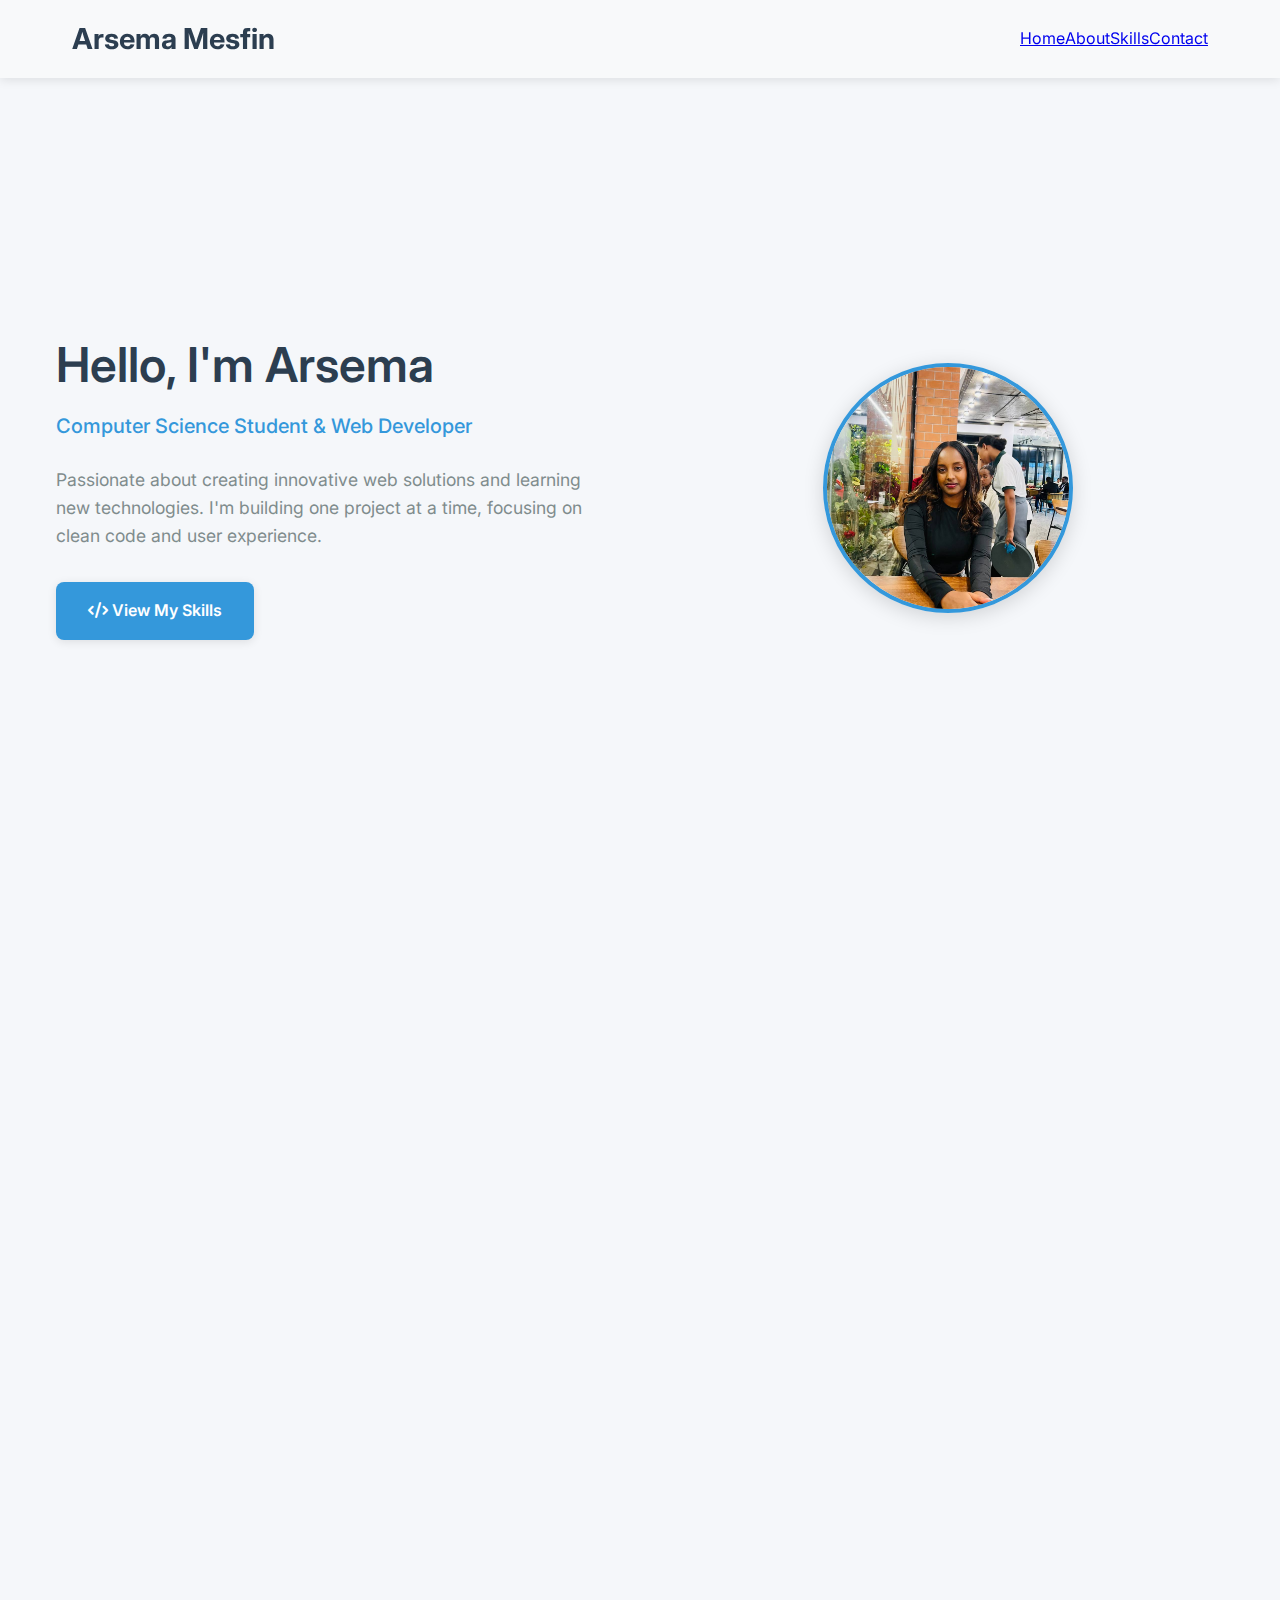
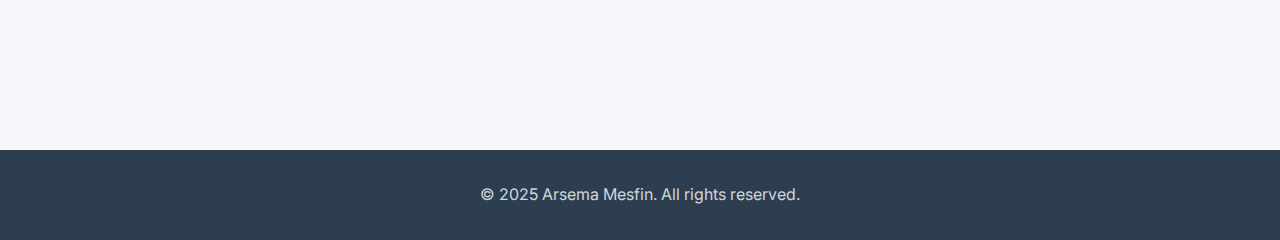
<file: index.html>
<!DOCTYPE html>
<html lang="en">
<head>
  <meta charset="UTF-8">
  <meta name="viewport" content="width=device-width, initial-scale=1.0">
  <meta name="description" content="Arsema Mesfin - Computer Science Student and Web Developer Portfolio">
  <meta name="keywords" content="portfolio, web development, computer science, student, developer">
  <meta name="author" content="Arsema Mesfin">
  
  <!-- Open Graph / Facebook -->
  <meta property="og:type" content="website">
  <meta property="og:url" content="https://your-domain.com/">
  <meta property="og:title" content="Arsema Mesfin - Portfolio">
  <meta property="og:description" content="Computer Science Student and Web Developer">
  <meta property="og:image" content="https://your-domain.com/yourphoto.jpg">

  <!-- Twitter -->
  <meta property="twitter:card" content="summary_large_image">
  <meta property="twitter:url" content="https://your-domain.com/">
  <meta property="twitter:title" content="Arsema Mesfin - Portfolio">
  <meta property="twitter:description" content="Computer Science Student and Web Developer">
  <meta property="twitter:image" content="https://your-domain.com/yourphoto.jpg">

  <title>Arsema Mesfin - Portfolio</title>
  
  <!-- Google Fonts -->
  <link rel="preconnect" href="https://fonts.googleapis.com">
  <link rel="preconnect" href="https://fonts.gstatic.com" crossorigin>
  <link href="https://fonts.googleapis.com/css2?family=Inter:wght@300;400;500;600;700&display=swap" rel="stylesheet">
  
  <!-- Font Awesome -->
  <link rel="stylesheet" href="https://cdnjs.cloudflare.com/ajax/libs/font-awesome/6.4.0/css/all.min.css">
  
  <link rel="stylesheet" href="style.css">
  <link rel="icon" type="image/x-icon" href="favicon.ico">
</head>
<body>
  <div class="container">
    <header class="header">
      <div class="header-content">
        <a href="index.html" class="logo">Arsema Mesfin</a>
        <nav class="nav">
          <a href="index.html" class="active">Home</a>
          <a href="about.html">About</a>
          <a href="skills.html">Skills</a>
          <a href="contact.html">Contact</a>
        </nav>
        <button class="mobile-menu-btn" aria-label="Toggle mobile menu">
          <i class="fas fa-bars"></i>
        </button>
      </div>
    </header>

    <main>
      <section class="hero">
        <div class="hero-content fade-in">
          <h2>Hello, I'm Arsema</h2>
          <p class="subtitle">Computer Science Student & Web Developer</p>
          <p>Passionate about creating innovative web solutions and learning new technologies. I'm building one project at a time, focusing on clean code and user experience.</p>
          <a href="skills.html" class="cta-button">
            <i class="fas fa-code"></i> View My Skills
          </a>
        </div>
        <div class="hero-image fade-in">
          <img src="assets/Arsema.jpg" alt="Arsema Mesfin - Professional Photo" loading="lazy">
        </div>
      </section>

      <section class="projects fade-in">
        <div class="container">
          <h2>Featured Projects</h2>
          <div class="projects-grid">
            <div class="project-card">
              <div class="project-image">
                <i class="fas fa-laptop-code" style="font-size: 3rem; color: var(--secondary-color);"></i>
              </div>
              <div class="project-content">
                <h3>Portfolio Website</h3>
                <p>A responsive portfolio website built with HTML, CSS, and JavaScript. Features modern design, smooth animations, and mobile-first approach.</p>
                <div class="project-tech">
                  <span class="tech-tag">HTML5</span>
                  <span class="tech-tag">CSS3</span>
                  <span class="tech-tag">JavaScript</span>
                </div>
              </div>
            </div>

            <div class="project-card">
              <div class="project-image">
                <i class="fas fa-calculator" style="font-size: 3rem; color: var(--accent-color);"></i>
              </div>
              <div class="project-content">
                <h3>Calculator App</h3>
                <p>A functional calculator application with a clean interface. Supports basic arithmetic operations and includes responsive design.</p>
                <div class="project-tech">
                  <span class="tech-tag">C++</span>
                </div>
              </div>
            </div>

            <div class="project-card">
              <div class="project-image">
                <i class="fas fa-tasks" style="font-size: 3rem; color: var(--primary-color);"></i>
              </div>
              <div class="project-content">
                <h3>Todo List</h3>
                <p>A task management application that allows users to add, edit, and delete tasks. Features local storage for data persistence.</p>
                <div class="project-tech">
                  <span class="tech-tag">Java</span>
                </div>
              </div>
            </div>
          </div>
        </div>
      </section>
    </main>

    <footer class="footer">
      <div class="container">
        <p>&copy; 2025 Arsema Mesfin. All rights reserved.</p>
      </div>
    </footer>
  </div>

  <script src="script.js"></script>
</body>
</html>
</file>
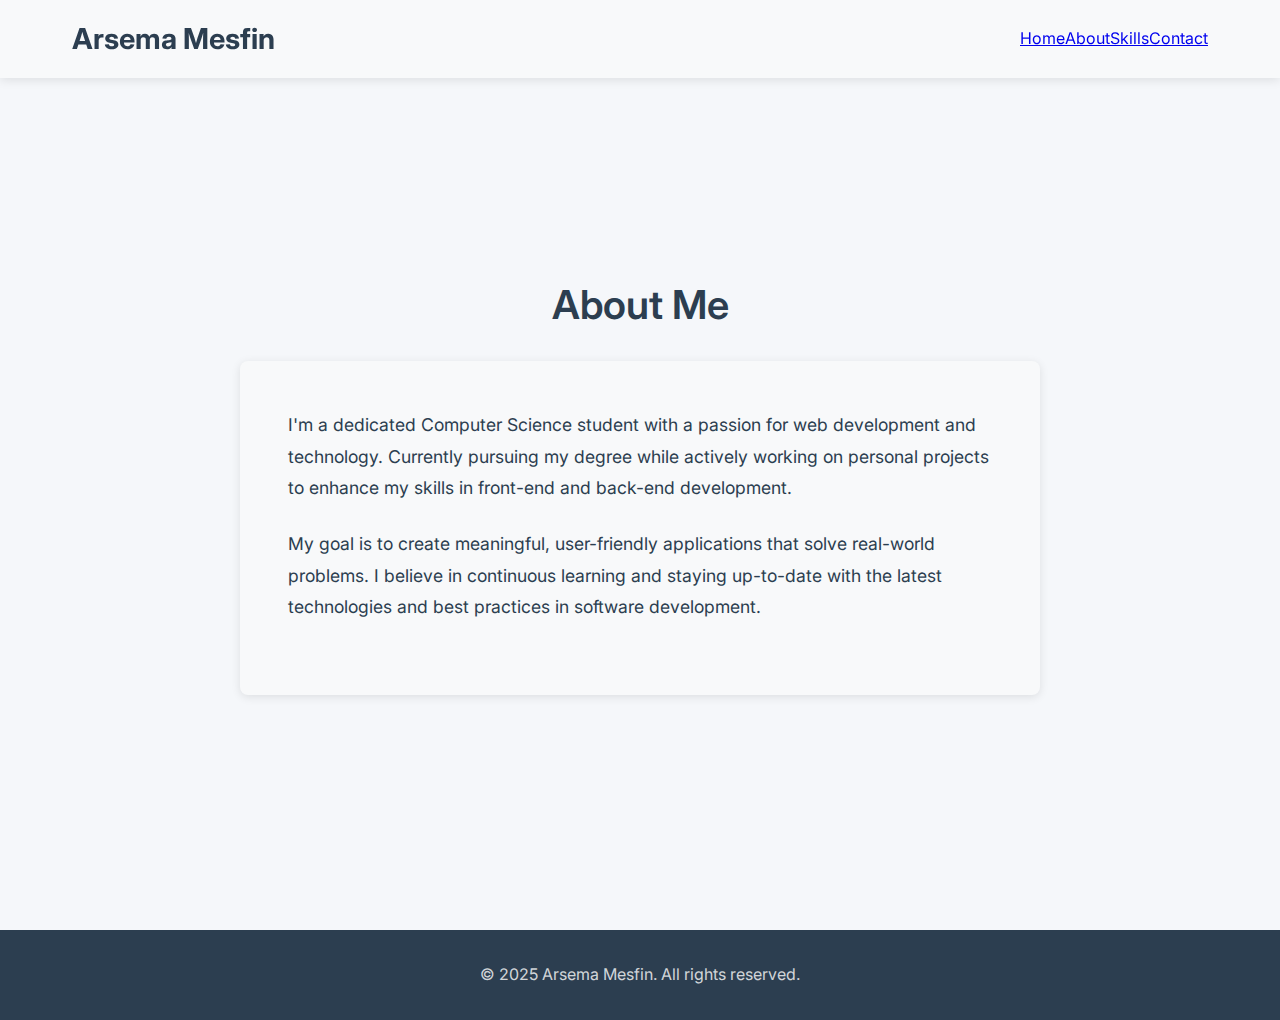
<file: about.html>
<!DOCTYPE html>
<html lang="en">
<head>
  <meta charset="UTF-8">
  <meta name="viewport" content="width=device-width, initial-scale=1.0">
  <meta name="description" content="About Arsema Mesfin - Computer Science Student and Web Developer">
  <title>About | Arsema Mesfin</title>
  
  <!-- Google Fonts -->
  <link rel="preconnect" href="https://fonts.googleapis.com">
  <link rel="preconnect" href="https://fonts.gstatic.com" crossorigin>
  <link href="https://fonts.googleapis.com/css2?family=Inter:wght@300;400;500;600;700&display=swap" rel="stylesheet">
  
  <!-- Font Awesome -->
  <link rel="stylesheet" href="https://cdnjs.cloudflare.com/ajax/libs/font-awesome/6.4.0/css/all.min.css">
  
  <link rel="stylesheet" href="style.css">
  <link rel="icon" type="image/x-icon" href="favicon.ico">
</head>
<body>
  <div class="container">
    <header class="header">
      <div class="header-content">
        <a href="index.html" class="logo">Arsema Mesfin</a>
        <nav class="nav">
          <a href="index.html">Home</a>
          <a href="about.html" class="active">About</a>
          <a href="skills.html">Skills</a>
          <a href="contact.html">Contact</a>
        </nav>
        <button class="mobile-menu-btn" aria-label="Toggle mobile menu">
          <i class="fas fa-bars"></i>
        </button>
      </div>
    </header>

    <main>
      <section class="about-page fade-in">
        <div class="container">
          <h1>About Me</h1>
          <div class="about-content">
            <p>I'm a dedicated Computer Science student with a passion for web development and technology. Currently pursuing my degree while actively working on personal projects to enhance my skills in front-end and back-end development.</p>
            <p>My goal is to create meaningful, user-friendly applications that solve real-world problems. I believe in continuous learning and staying up-to-date with the latest technologies and best practices in software development.</p>
          </div>
        </div>
      </section>
    </main>

    <footer class="footer">
      <div class="container">
        <p>&copy; 2025 Arsema Mesfin. All rights reserved.</p>
      </div>
    </footer>
  </div>

  <script src="script.js"></script>
</body>
</html>
</file>
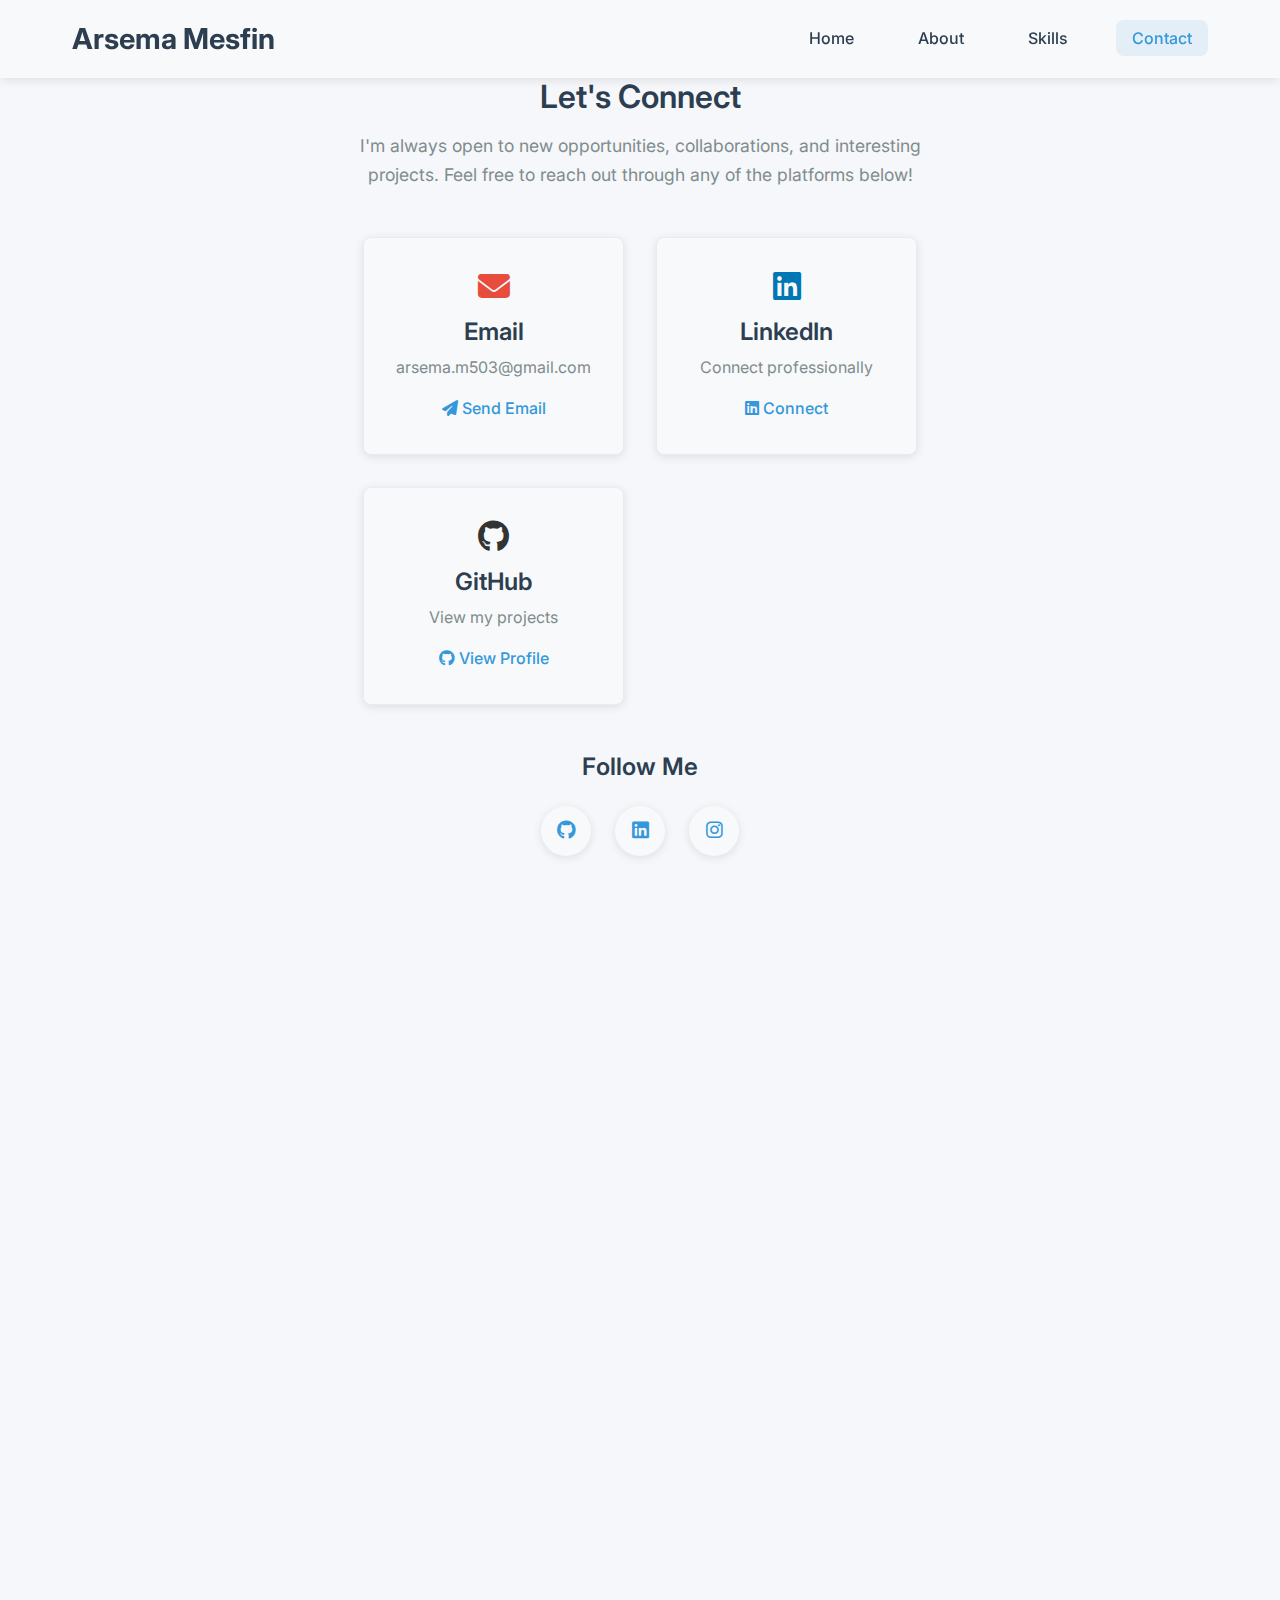
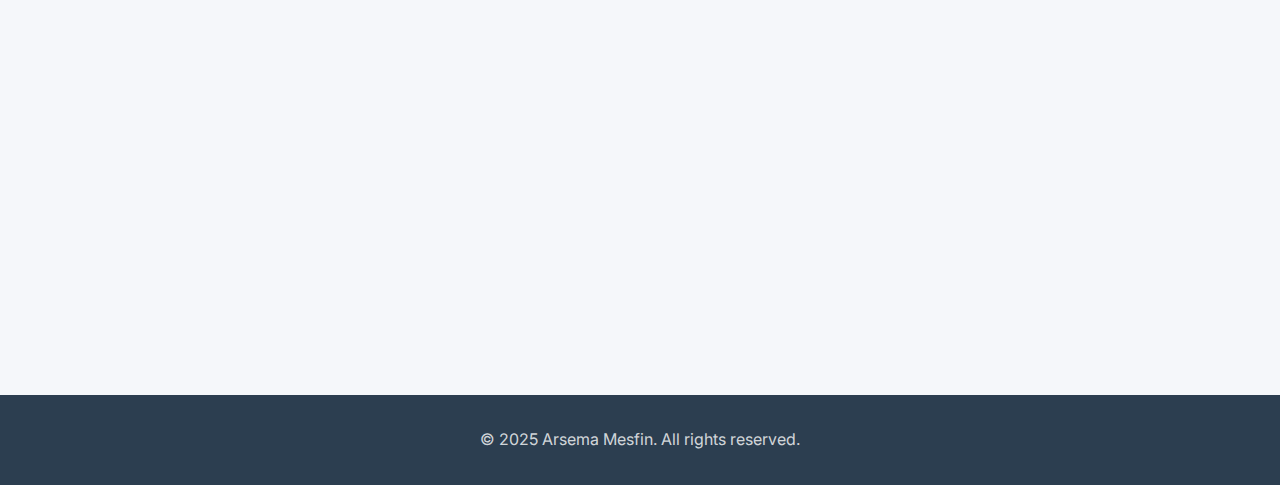
<file: contact.html>
<!DOCTYPE html>
<html lang="en">
<head>
  <meta charset="UTF-8">
  <meta name="viewport" content="width=device-width, initial-scale=1.0">
  <meta name="description" content="Contact Arsema Mesfin - Get in touch for collaborations and opportunities">
  <title>Contact | Arsema Mesfin</title>
  
  <!-- Google Fonts -->
  <link rel="preconnect" href="https://fonts.googleapis.com">
  <link rel="preconnect" href="https://fonts.gstatic.com" crossorigin>
  <link href="https://fonts.googleapis.com/css2?family=Inter:wght@300;400;500;600;700&display=swap" rel="stylesheet">
  
  <!-- Font Awesome -->
  <link rel="stylesheet" href="https://cdnjs.cloudflare.com/ajax/libs/font-awesome/6.4.0/css/all.min.css">
  
  <link rel="stylesheet" href="style.css">
  <link rel="icon" type="image/x-icon" href="favicon.ico">
</head>
<body>
  <div class="container">
    <header class="header">
      <div class="header-content">
        <a href="index.html" class="logo">Arsema Mesfin</a>
        <nav class="nav">
          <ul class="nav-list">
            <li><a href="index.html">Home</a></li>
            <li><a href="about.html">About</a></li>
            <li><a href="skills.html">Skills</a></li>
            <li><a href="contact.html" class="active">Contact</a></li>
          </ul>
        </nav>
        <button class="mobile-menu-btn" aria-label="Toggle mobile menu">
          <i class="fas fa-bars"></i>
        </button>
      </div>
    </header>

    <main>
      <section class="contact">
        <h2>Let's Connect</h2>
        <p class="contact-text">I'm always open to new opportunities, collaborations, and interesting projects. Feel free to reach out through any of the platforms below!</p>
        
        <div class="contact-info fade-in">
          <div class="contact-card">
            <i class="fas fa-envelope" style="color: #e74c3c; font-size: 2rem; margin-bottom: 1rem;"></i>
            <h3>Email</h3>
            <p>arsema.m503@gmail.com</p>
            <a href="mailto:arsema.m503@gmail.com" class="contact-link">
              <i class="fas fa-paper-plane"></i> Send Email
            </a>
          </div>
          
          <div class="contact-card">
            <i class="fab fa-linkedin" style="color: #0077b5; font-size: 2rem; margin-bottom: 1rem;"></i>
            <h3>LinkedIn</h3>
            <p>Connect professionally</p>
            <a href="https://www.linkedin.com/in/arsema-mesfin/" target="_blank" rel="noopener noreferrer" class="contact-link">
              <i class="fab fa-linkedin"></i> Connect
            </a>
          </div>
          
          <div class="contact-card">
            <i class="fab fa-github" style="color: #333; font-size: 2rem; margin-bottom: 1rem;"></i>
            <h3>GitHub</h3>
            <p>View my projects</p>
            <a href="https://github.com/arsemaaaa" target="_blank" rel="noopener noreferrer" class="contact-link">
              <i class="fab fa-github"></i> View Profile
            </a>
          </div>
        </div>

        <div class="social-links fade-in">
          <h3>Follow Me</h3>
          <div class="social-icons">
            <a href="https://github.com/arsemaaaa" target="_blank" rel="noopener noreferrer" aria-label="GitHub">
              <i class="fab fa-github"></i>
            </a>
            <a href="https://www.linkedin.com/in/arsema-mesfin/" target="_blank" rel="noopener noreferrer" aria-label="LinkedIn">
              <i class="fab fa-linkedin"></i>
            </a>
            <a href="https://www.instagram.com/_arsemaaaa/" target="_blank" rel="noopener noreferrer" aria-label="Instagram">
              <i class="fab fa-instagram"></i>
            </a>
          </div>
        </div>

        <div class="contact-form-section fade-in">
          <h3>Send Me a Message</h3>
          <p>Interested in working together? Fill out the form below and I'll get back to you as soon as possible.</p>
          
          <form class="contact-form" action="mailto:arsema.m503@gmail.com" method="POST" enctype="text/plain">
            <div class="form-group">
              <label for="name">Full Name *</label>
              <input type="text" id="name" name="name" required placeholder="Your full name">
            </div>
            
            <div class="form-group">
              <label for="email">Email Address *</label>
              <input type="email" id="email" name="email" required placeholder="your.email@example.com">
            </div>
            
            <div class="form-group">
              <label for="company">Company/Organization</label>
              <input type="text" id="company" name="company" placeholder="Your company name">
            </div>
            
            <div class="form-group">
              <label for="subject">Subject *</label>
              <select id="subject" name="subject" required>
                <option value="">Select a subject</option>
                <option value="Job Opportunity">Job Opportunity</option>
                <option value="Freelance Project">Freelance Project</option>
                <option value="Internship">Internship</option>
                <option value="Collaboration">Collaboration</option>
                <option value="General Inquiry">General Inquiry</option>
                <option value="Other">Other</option>
              </select>
            </div>
            
            <div class="form-group">
              <label for="message">Message *</label>
              <textarea id="message" name="message" rows="6" required placeholder="Tell me about your project, opportunity, or how we can work together..."></textarea>
            </div>
            
            <div class="form-group">
              <label for="timeline">Timeline</label>
              <select id="timeline" name="timeline">
                <option value="">Select timeline</option>
                <option value="Immediate">Immediate</option>
                <option value="Within 1 month">Within 1 month</option>
                <option value="Within 3 months">Within 3 months</option>
                <option value="No specific timeline">No specific timeline</option>
              </select>
            </div>
            
            <button type="submit" class="submit-btn">
              <i class="fas fa-paper-plane"></i> Send Message
            </button>
          </form>
        </div>
        
      </section>
    </main>

    <footer class="footer">
      <div class="container">
        <p>&copy; 2025 Arsema Mesfin. All rights reserved.</p>
      </div>
    </footer>
  </div>

  <script src="script.js"></script>
</body>
</html>
</file>
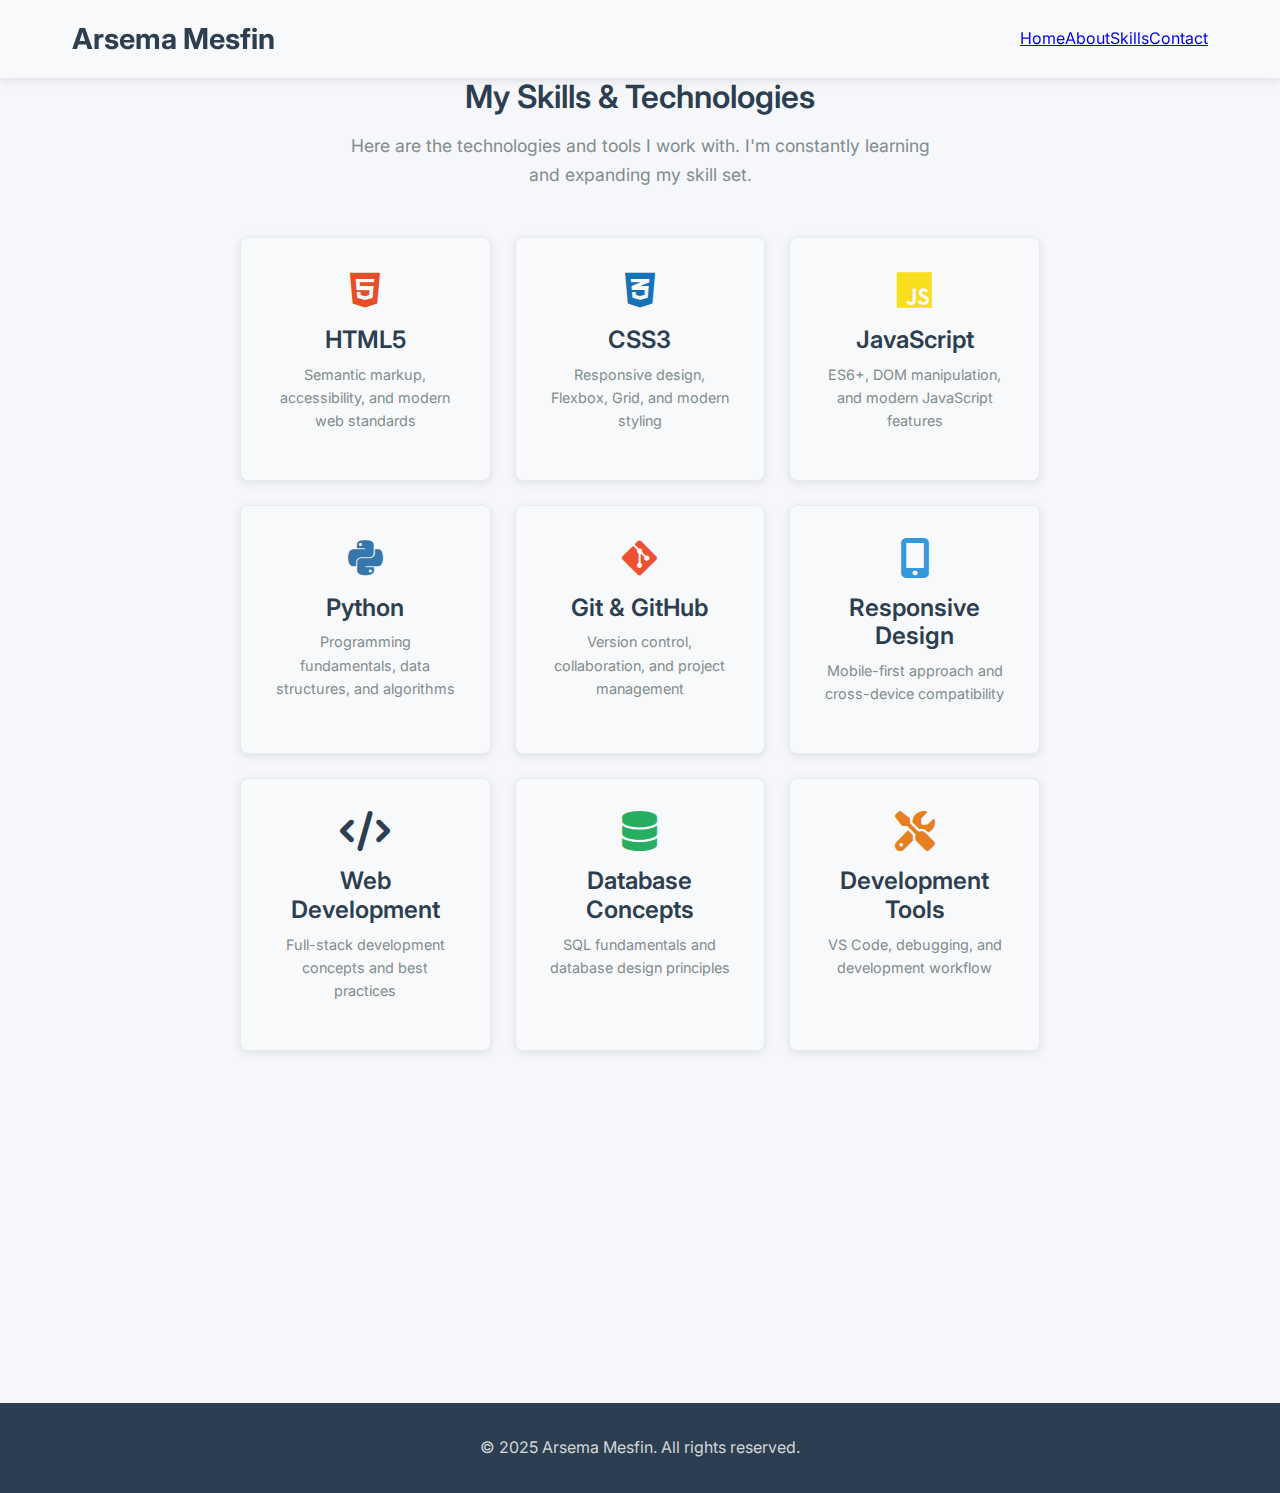
<file: skills.html>
<!DOCTYPE html>
<html lang="en">
<head>
  <meta charset="UTF-8">
  <meta name="viewport" content="width=device-width, initial-scale=1.0">
  <meta name="description" content="Arsema Mesfin - Skills and Technologies">
  <title>Skills | Arsema Mesfin</title>
  
  <!-- Google Fonts -->
  <link rel="preconnect" href="https://fonts.googleapis.com">
  <link rel="preconnect" href="https://fonts.gstatic.com" crossorigin>
  <link href="https://fonts.googleapis.com/css2?family=Inter:wght@300;400;500;600;700&display=swap" rel="stylesheet">
  
  <!-- Font Awesome -->
  <link rel="stylesheet" href="https://cdnjs.cloudflare.com/ajax/libs/font-awesome/6.4.0/css/all.min.css">
  
  <link rel="stylesheet" href="style.css">
  <link rel="icon" type="image/x-icon" href="favicon.ico">
</head>
<body>
  <div class="container">
    <header class="header">
      <div class="header-content">
        <a href="index.html" class="logo">Arsema Mesfin</a>
        <nav class="nav">
          <a href="index.html">Home</a>
          <a href="about.html">About</a>
          <a href="skills.html" class="active">Skills</a>
          <a href="contact.html">Contact</a>
        </nav>
        <button class="mobile-menu-btn" aria-label="Toggle mobile menu">
          <i class="fas fa-bars"></i>
        </button>
      </div>
    </header>

    <main>
      <section class="skills">
        <h2>My Skills & Technologies</h2>
        <p class="skills-intro">Here are the technologies and tools I work with. I'm constantly learning and expanding my skill set.</p>
        
        <div class="skills-grid">
          <div class="skill-box fade-in">
            <i class="fab fa-html5" style="color: #e34f26; font-size: 2.5rem; margin-bottom: 1rem;"></i>
            <h3>HTML5</h3>
            <p>Semantic markup, accessibility, and modern web standards</p>
          </div>
          
          <div class="skill-box fade-in">
            <i class="fab fa-css3-alt" style="color: #1572b6; font-size: 2.5rem; margin-bottom: 1rem;"></i>
            <h3>CSS3</h3>
            <p>Responsive design, Flexbox, Grid, and modern styling</p>
          </div>
          
          <div class="skill-box fade-in">
            <i class="fab fa-js" style="color: #f7df1e; font-size: 2.5rem; margin-bottom: 1rem;"></i>
            <h3>JavaScript</h3>
            <p>ES6+, DOM manipulation, and modern JavaScript features</p>
          </div>
          
          <div class="skill-box fade-in">
            <i class="fab fa-python" style="color: #3776ab; font-size: 2.5rem; margin-bottom: 1rem;"></i>
            <h3>Python</h3>
            <p>Programming fundamentals, data structures, and algorithms</p>
          </div>
          
          <div class="skill-box fade-in">
            <i class="fab fa-git-alt" style="color: #f05032; font-size: 2.5rem; margin-bottom: 1rem;"></i>
            <h3>Git & GitHub</h3>
            <p>Version control, collaboration, and project management</p>
          </div>
          
          <div class="skill-box fade-in">
            <i class="fas fa-mobile-alt" style="color: #3498db; font-size: 2.5rem; margin-bottom: 1rem;"></i>
            <h3>Responsive Design</h3>
            <p>Mobile-first approach and cross-device compatibility</p>
          </div>
          
          <div class="skill-box fade-in">
            <i class="fas fa-code" style="color: #2c3e50; font-size: 2.5rem; margin-bottom: 1rem;"></i>
            <h3>Web Development</h3>
            <p>Full-stack development concepts and best practices</p>
          </div>
          
          <div class="skill-box fade-in">
            <i class="fas fa-database" style="color: #27ae60; font-size: 2.5rem; margin-bottom: 1rem;"></i>
            <h3>Database Concepts</h3>
            <p>SQL fundamentals and database design principles</p>
          </div>
          
          <div class="skill-box fade-in">
            <i class="fas fa-tools" style="color: #e67e22; font-size: 2.5rem; margin-bottom: 1rem;"></i>
            <h3>Development Tools</h3>
            <p>VS Code, debugging, and development workflow</p>
          </div>
        </div>
        
        <div class="skills-cta fade-in">
          <h3>Currently Learning</h3>
          <p>React.js, Node.js, and advanced JavaScript concepts</p>
          <a href="contact.html" class="cta-button">
            <i class="fas fa-envelope"></i> Let's Connect
          </a>
        </div>
      </section>
    </main>

    <footer class="footer">
      <div class="container">
        <p>&copy; 2025 Arsema Mesfin. All rights reserved.</p>
      </div>
    </footer>
  </div>

  <script src="script.js"></script>
</body>
</html>
</file>
<file: style.css>
/* === PROFESSIONAL PORTFOLIO STYLES === */

/* CSS Variables for consistent theming */
:root {
  --primary-color: #2c3e50;
  --secondary-color: #3498db;
  --accent-color: #e74c3c;
  --text-dark: #2c3e50;
  --text-light: #7f8c8d;
  --background-light: #f5f7fa;
  --background-white: #f8f9fa;
  --border-color: #e9ecef;
  --shadow-light: 0 2px 10px rgba(0, 0, 0, 0.1);
  --shadow-medium: 0 4px 20px rgba(0, 0, 0, 0.15);
  --transition: all 0.3s ease;
  --border-radius: 8px;
  --container-max-width: 1200px;
}

/* Reset and base styles */
* {
  margin: 0;
  padding: 0;
  box-sizing: border-box;
}

/* Force mobile navigation to be hidden by default */
@media (max-width: 768px) {
  .nav-list {
    display: none !important;
    visibility: hidden !important;
    opacity: 0 !important;
  }
  
  /* Temporary: Show navigation for testing */
  .nav-list.active {
    display: flex !important;
    visibility: visible !important;
    opacity: 1 !important;
  }
}

html {
  scroll-behavior: smooth;
}

body {
  font-family: 'Inter', -apple-system, BlinkMacSystemFont, 'Segoe UI', Roboto, Oxygen, Ubuntu, Cantarell, sans-serif;
  line-height: 1.6;
  color: var(--text-dark);
  background-color: var(--background-light);
  font-size: 16px;
  min-height: 100vh;
  height: 100vh;
  display: flex;
  flex-direction: column;
  margin: 0;
  padding: 0;
  overflow-x: hidden;
}

/* Typography */
h1, h2, h3, h4, h5, h6 {
  font-weight: 600;
  line-height: 1.2;
  margin-bottom: 1rem;
}

h1 { font-size: 2.5rem; }
h2 { font-size: 2rem; }
h3 { font-size: 1.5rem; }

p {
  margin-bottom: 1rem;
  color: var(--text-light);
}

/* Container and layout */
.container {
  max-width: var(--container-max-width);
  margin: 0 auto;
  padding: 0 1rem;
  width: 100%;
}

/* Header styles */
.header {
  background: var(--background-white);
  box-shadow: var(--shadow-light);
  position: sticky;
  top: 0;
  z-index: 1000;
  padding: 1rem 0;
  width: 100vw;
  margin-left: calc(-50vw + 50%);
  margin-right: calc(-50vw + 50%);
}

.header-content {
  display: flex;
  justify-content: space-between;
  align-items: center;
  max-width: var(--container-max-width);
  margin: 0 auto;
  padding: 0 2rem;
}

.logo {
  font-size: 1.8rem;
  font-weight: 700;
  color: var(--primary-color);
  text-decoration: none;
  transition: var(--transition);
}

.logo:hover {
  color: var(--secondary-color);
}

/* Navigation */
.nav {
  display: flex;
  align-items: center;
}

.nav-list {
  display: flex;
  gap: 2rem;
  align-items: center;
  list-style: none;
  margin: 0;
  padding: 0;
}

.nav-list li {
  margin: 0;
}

.nav-list a {
  text-decoration: none;
  color: var(--text-dark);
  font-weight: 500;
  padding: 0.5rem 1rem;
  border-radius: var(--border-radius);
  transition: var(--transition);
  position: relative;
}

.nav-list a:hover {
  color: var(--secondary-color);
  background-color: rgba(52, 152, 219, 0.1);
}

.nav-list a.active {
  color: var(--secondary-color);
  background-color: rgba(52, 152, 219, 0.1);
}

/* Mobile menu button */
.mobile-menu-btn {
  display: none;
  background: none;
  border: none;
  font-size: 1.5rem;
  color: var(--text-dark);
  cursor: pointer;
  padding: 0.5rem;
  transition: var(--transition);
}

.mobile-menu-btn:hover {
  color: var(--secondary-color);
}

/* Mobile navigation styles */
@media (max-width: 768px) {
  .mobile-menu-btn {
    display: block;
  }
  
  .nav {
    position: relative;
  }
  
  .nav-list {
    display: none;
    position: absolute;
    top: 100%;
    right: 0;
    background: #ffffff;
    flex-direction: column;
    gap: 0;
    box-shadow: 0 8px 25px rgba(0, 0, 0, 0.15);
    border-radius: var(--border-radius);
    padding: 0;
    z-index: 1000;
    margin-top: 0.5rem;
    border: 1px solid #e9ecef;
    min-height: 200px; /* Debug: ensure minimum height */
    width: auto;
    min-width: 200px;
  }
  
  .nav-list.active {
    display: flex !important;
    visibility: visible !important;
    opacity: 1 !important;
  }
  
  .nav-list li {
    width: auto;
    background: #ffffff;
  }
  
  .nav-list a {
    display: block;
    padding: 1rem 2rem;
    border-radius: 0;
    text-align: left;
    color: var(--text-dark);
    transition: var(--transition);
    background: #ffffff;
    border-bottom: 1px solid #f8f9fa;
    width: auto;
    white-space: nowrap;
  }
  
  .nav-list li:last-child a {
    border-bottom: none;
  }
  
  .nav-list a:hover {
    background-color: #f8f9fa;
    color: var(--secondary-color);
  }
  
  .nav-list a.active {
    background-color: var(--secondary-color);
    color: white;
  }
}

@keyframes slideDown {
  from {
    opacity: 0;
    transform: translateY(-10px);
  }
  to {
    opacity: 1;
    transform: translateY(0);
  }
}

/* Main content */
main {
  flex: 1;
  padding: 0;
  min-height: calc(100vh - 80px); /* Subtract header height */
  display: flex;
  flex-direction: column;
}

/* Hero section */
.hero {
  display: grid;
  grid-template-columns: 1fr;
  gap: 3rem;
  align-items: center;
  padding: 0;
  text-align: center;
  min-height: calc(100vh - 80px);
  justify-content: center;
}

.hero-content h2 {
  font-size: 3rem;
  margin-bottom: 1rem;
  color: var(--primary-color);
}

.hero-content .subtitle {
  font-size: 1.25rem;
  color: var(--secondary-color);
  font-weight: 500;
  margin-bottom: 1.5rem;
}

.hero-content p {
  font-size: 1.1rem;
  max-width: 600px;
  margin: 0 auto 2rem;
}

.hero-image {
  display: flex;
  justify-content: center;
}

.hero-image img {
  width: 250px;
  height: 250px;
  border-radius: 50%;
  object-fit: cover;
  border: 4px solid var(--secondary-color);
  box-shadow: var(--shadow-medium);
  transition: var(--transition);
}

.hero-image img:hover {
  transform: scale(1.05);
}

/* About section */
.about {
  padding: 4rem 0;
  background: var(--background-white);
  margin: 2rem 0;
  border-radius: var(--border-radius);
  box-shadow: var(--shadow-light);
}

.about h2 {
  text-align: center;
  margin-bottom: 2rem;
  color: var(--primary-color);
}

.about-content {
  max-width: 800px;
  margin: 0 auto;
  text-align: center;
}

.about-content p {
  font-size: 1.1rem;
  margin-bottom: 1.5rem;
}

/* About page styles */
.about-page {
  padding: 0;
  text-align: center;
  min-height: calc(100vh - 80px);
  display: flex;
  flex-direction: column;
  justify-content: center;
}

.about-page h1 {
  margin-bottom: 2rem;
  color: var(--primary-color);
  font-size: 2.5rem;
}

.about-page .about-content {
  max-width: 800px;
  margin: 0 auto;
  text-align: left;
  background: var(--background-white);
  padding: 3rem;
  border-radius: var(--border-radius);
  box-shadow: var(--shadow-light);
}

.about-page .about-content p {
  font-size: 1.1rem;
  margin-bottom: 1.5rem;
  line-height: 1.8;
  color: var(--text-dark);
}

/* Projects section */
.projects {
  padding: 0;
  min-height: calc(100vh - 80px);
  display: flex;
  flex-direction: column;
  justify-content: center;
}

.projects h2 {
  text-align: center;
  margin-bottom: 3rem;
  color: var(--primary-color);
}

.projects-grid {
  display: grid;
  grid-template-columns: repeat(auto-fit, minmax(300px, 1fr));
  gap: 2rem;
  max-width: 1000px;
  margin: 0 auto;
}

.project-card {
  background: var(--background-white);
  border-radius: var(--border-radius);
  box-shadow: var(--shadow-light);
  overflow: hidden;
  transition: var(--transition);
  border: 1px solid var(--border-color);
}

.project-card:hover {
  transform: translateY(-5px);
  box-shadow: var(--shadow-medium);
  border-color: var(--secondary-color);
}

.project-image {
  background: linear-gradient(135deg, var(--background-light) 0%, var(--background-white) 100%);
  padding: 2rem;
  text-align: center;
  border-bottom: 1px solid var(--border-color);
}

.project-content {
  padding: 1.5rem;
}

.project-content h3 {
  color: var(--primary-color);
  margin-bottom: 1rem;
  font-size: 1.3rem;
}

.project-content p {
  color: var(--text-light);
  margin-bottom: 1.5rem;
  font-size: 0.95rem;
}

.project-tech {
  display: flex;
  flex-wrap: wrap;
  gap: 0.5rem;
  margin-bottom: 1.5rem;
}

.tech-tag {
  background: var(--secondary-color);
  color: white;
  padding: 0.25rem 0.75rem;
  border-radius: 20px;
  font-size: 0.8rem;
  font-weight: 500;
}

.project-link {
  display: inline-flex;
  align-items: center;
  gap: 0.5rem;
  color: var(--secondary-color);
  text-decoration: none;
  font-weight: 500;
  transition: var(--transition);
}

.project-link:hover {
  color: #2980b9;
  transform: translateX(5px);
}

/* CTA Button */
.cta-button {
  display: inline-block;
  background: var(--secondary-color);
  color: white;
  padding: 1rem 2rem;
  text-decoration: none;
  border-radius: var(--border-radius);
  font-weight: 600;
  transition: var(--transition);
  box-shadow: var(--shadow-light);
}

.cta-button:hover {
  background: #2980b9;
  transform: translateY(-2px);
  box-shadow: var(--shadow-medium);
}

/* Skills section */
.skills {
  padding: 0;
  min-height: calc(100vh - 80px);
  display: flex;
  flex-direction: column;
  justify-content: center;
}

.skills h2 {
  text-align: center;
  margin-bottom: 1rem;
  color: var(--primary-color);
}

.skills-intro {
  text-align: center;
  font-size: 1.1rem;
  margin-bottom: 3rem;
  max-width: 600px;
  margin-left: auto;
  margin-right: auto;
}

.skills-grid {
  display: grid;
  grid-template-columns: repeat(auto-fit, minmax(200px, 1fr));
  gap: 1.5rem;
  max-width: 800px;
  margin: 0 auto 3rem;
}

.skill-box {
  background: var(--background-white);
  padding: 2rem;
  border-radius: var(--border-radius);
  text-align: center;
  box-shadow: var(--shadow-light);
  transition: var(--transition);
  border: 1px solid var(--border-color);
}

.skill-box:hover {
  transform: translateY(-5px);
  box-shadow: var(--shadow-medium);
  border-color: var(--secondary-color);
}

.skill-box h3 {
  color: var(--primary-color);
  margin-bottom: 0.5rem;
}

.skill-box p {
  color: var(--text-light);
  font-size: 0.9rem;
}

.skills-cta {
  text-align: center;
  margin-top: 3rem;
  padding: 2rem;
  background: var(--background-white);
  border-radius: var(--border-radius);
  box-shadow: var(--shadow-light);
}

.skills-cta h3 {
  color: var(--primary-color);
  margin-bottom: 1rem;
}

.skills-cta p {
  margin-bottom: 2rem;
}

/* Contact section */
.contact {
  padding: 0;
  text-align: center;
  min-height: calc(100vh - 80px);
  display: flex;
  flex-direction: column;
  justify-content: center;
}

.contact h2 {
  margin-bottom: 1rem;
  color: var(--primary-color);
}

.contact-text {
  font-size: 1.1rem;
  margin-bottom: 3rem;
  max-width: 600px;
  margin-left: auto;
  margin-right: auto;
}

.contact-info {
  display: grid;
  grid-template-columns: repeat(auto-fit, minmax(250px, 1fr));
  gap: 2rem;
  margin-bottom: 3rem;
  max-width: 800px;
  margin-left: auto;
  margin-right: auto;
}

.contact-card {
  background: var(--background-white);
  padding: 2rem;
  border-radius: var(--border-radius);
  box-shadow: var(--shadow-light);
  transition: var(--transition);
  border: 1px solid var(--border-color);
}

.contact-card:hover {
  transform: translateY(-5px);
  box-shadow: var(--shadow-medium);
  border-color: var(--secondary-color);
}

.contact-card h3 {
  color: var(--primary-color);
  margin-bottom: 0.5rem;
}

.contact-card p {
  margin-bottom: 1rem;
}

.contact-link {
  display: inline-block;
  color: var(--secondary-color);
  text-decoration: none;
  font-weight: 500;
  transition: var(--transition);
}

.contact-link:hover {
  color: #2980b9;
  transform: translateX(5px);
}

.social-links {
  margin-bottom: 3rem;
}

.social-links h3 {
  margin-bottom: 1.5rem;
  color: var(--primary-color);
}

.social-icons {
  display: flex;
  justify-content: center;
  gap: 1.5rem;
  flex-wrap: wrap;
}

.social-icons a {
  display: flex;
  align-items: center;
  justify-content: center;
  width: 50px;
  height: 50px;
  background: var(--background-white);
  color: var(--secondary-color);
  border-radius: 50%;
  text-decoration: none;
  font-size: 1.2rem;
  box-shadow: var(--shadow-light);
  transition: var(--transition);
  border: 2px solid transparent;
}

.social-icons a:hover {
  transform: translateY(-3px);
  box-shadow: var(--shadow-medium);
  border-color: var(--secondary-color);
  background: var(--secondary-color);
  color: white;
}

/* Contact Form Styles */
.contact-form-section {
  background: var(--background-white);
  padding: 3rem;
  border-radius: var(--border-radius);
  box-shadow: var(--shadow-light);
  max-width: 700px;
  margin: 0 auto 3rem;
  text-align: left;
}

.contact-form-section h3 {
  color: var(--primary-color);
  margin-bottom: 0.5rem;
  text-align: center;
}

.contact-form-section p {
  text-align: center;
  margin-bottom: 2rem;
  color: var(--text-light);
}

.contact-form {
  display: grid;
  gap: 1.5rem;
}

.form-group {
  display: flex;
  flex-direction: column;
}

.form-group label {
  font-weight: 500;
  color: var(--text-dark);
  margin-bottom: 0.5rem;
  font-size: 0.95rem;
}

.form-group input,
.form-group select,
.form-group textarea {
  padding: 0.75rem;
  border: 2px solid var(--border-color);
  border-radius: var(--border-radius);
  font-size: 1rem;
  font-family: inherit;
  transition: var(--transition);
  background: var(--background-white);
}

.form-group input:focus,
.form-group select:focus,
.form-group textarea:focus {
  outline: none;
  border-color: var(--secondary-color);
  box-shadow: 0 0 0 3px rgba(52, 152, 219, 0.1);
}

.form-group textarea {
  resize: vertical;
  min-height: 120px;
}

.submit-btn {
  background: var(--secondary-color);
  color: white;
  border: none;
  padding: 1rem 2rem;
  border-radius: var(--border-radius);
  font-size: 1rem;
  font-weight: 500;
  cursor: pointer;
  transition: var(--transition);
  display: inline-flex;
  align-items: center;
  gap: 0.5rem;
  justify-content: center;
  margin-top: 1rem;
}

.submit-btn:hover {
  background: #2980b9;
  transform: translateY(-2px);
  box-shadow: var(--shadow-medium);
}

.submit-btn:active {
  transform: translateY(0);
}

/* Form validation styles */
.form-group input:invalid,
.form-group select:invalid,
.form-group textarea:invalid {
  border-color: var(--accent-color);
}

.form-group input:valid,
.form-group select:valid,
.form-group textarea:valid {
  border-color: #27ae60;
}

.contact-cta {
  background: var(--background-white);
  padding: 3rem;
  border-radius: var(--border-radius);
  box-shadow: var(--shadow-light);
  max-width: 600px;
  margin: 0 auto;
}

.contact-cta h3 {
  color: var(--primary-color);
  margin-bottom: 1rem;
}

.contact-cta p {
  margin-bottom: 2rem;
}

/* Footer */
.footer {
  background: var(--primary-color);
  color: white;
  text-align: center;
  padding: 2rem 0;
  margin-top: 2rem;
  width: 100vw;
  margin-left: calc(-50vw + 50%);
  margin-right: calc(-50vw + 50%);
}

.footer p {
  color: rgba(255, 255, 255, 0.8);
  margin: 0;
  max-width: var(--container-max-width);
  margin-left: auto;
  margin-right: auto;
  padding: 0 2rem;
}

/* Responsive Design */
@media (max-width: 768px) {
  .header-content {
    flex-direction: column;
    gap: 1rem;
  }
  
  .hero {
    padding: 2rem 0;
    gap: 2rem;
  }
  
  .hero-content h2 {
    font-size: 2rem;
  }
  
  .hero-content .subtitle {
    font-size: 1.1rem;
  }
  
  .hero-image img {
    width: 200px;
    height: 200px;
  }
  
  .projects-grid {
    grid-template-columns: 1fr;
    gap: 1.5rem;
  }
  
  .project-card {
    margin-bottom: 1rem;
  }
  
  .skills-grid {
    grid-template-columns: repeat(auto-fit, minmax(150px, 1fr));
    gap: 1rem;
  }
  
  .skill-box {
    padding: 1.5rem;
  }
  
  .contact-info {
    grid-template-columns: 1fr;
    gap: 1.5rem;
  }
  
  .contact-card {
    padding: 1.5rem;
  }
  
  .social-icons {
    gap: 1rem;
  }
  
  .social-icons a {
    width: 45px;
    height: 45px;
    font-size: 1.1rem;
  }
  
  .contact-cta {
    padding: 2rem;
  }
}

@media (min-width: 768px) {
  .hero {
    grid-template-columns: 1fr 1fr;
    text-align: left;
    gap: 4rem;
  }
  
  .hero-content {
    order: 1;
  }
  
  .hero-image {
    order: 2;
  }
}

@media (max-width: 480px) {
  .container {
    padding: 0 0.5rem;
  }
  
  .hero-content h2 {
    font-size: 1.8rem;
  }
  
  .hero-image img {
    width: 150px;
    height: 150px;
  }
  
  .projects-grid {
    grid-template-columns: 1fr;
  }
  
  .project-content {
    padding: 1rem;
  }
  
  .skills-grid {
    grid-template-columns: 1fr;
  }
  
  .nav {
    flex-direction: column;
    gap: 0.5rem;
  }
  
  .contact-card {
    padding: 1rem;
  }
  
  .contact-form-section {
    padding: 2rem 1.5rem;
    margin: 0 1rem 2rem;
  }
  
  .contact-form {
    gap: 1rem;
  }
  
  .form-group input,
  .form-group select,
  .form-group textarea {
    padding: 0.6rem;
    font-size: 0.95rem;
  }
  
  .submit-btn {
    padding: 0.8rem 1.5rem;
    font-size: 0.95rem;
  }
  
  .contact-cta {
    padding: 1.5rem;
  }
}

/* Animation classes */
.fade-in {
  opacity: 0;
  transform: translateY(20px);
  animation: fadeIn 0.6s ease forwards;
}

@keyframes fadeIn {
  to {
    opacity: 1;
    transform: translateY(0);
  }
}

/* Loading animation */
.loading {
  display: inline-block;
  width: 20px;
  height: 20px;
  border: 3px solid rgba(255, 255, 255, 0.3);
  border-radius: 50%;
  border-top-color: #fff;
  animation: spin 1s ease-in-out infinite;
}

@keyframes spin {
  to { transform: rotate(360deg); }
}

/* Focus styles for accessibility */
a:focus,
button:focus {
  outline: 2px solid var(--secondary-color);
  outline-offset: 2px;
}

/* Print styles */
@media print {
  .header,
  .footer,
  .social-links {
    display: none;
  }
  
  body {
    background: white;
    color: black;
  }
}
</file>
